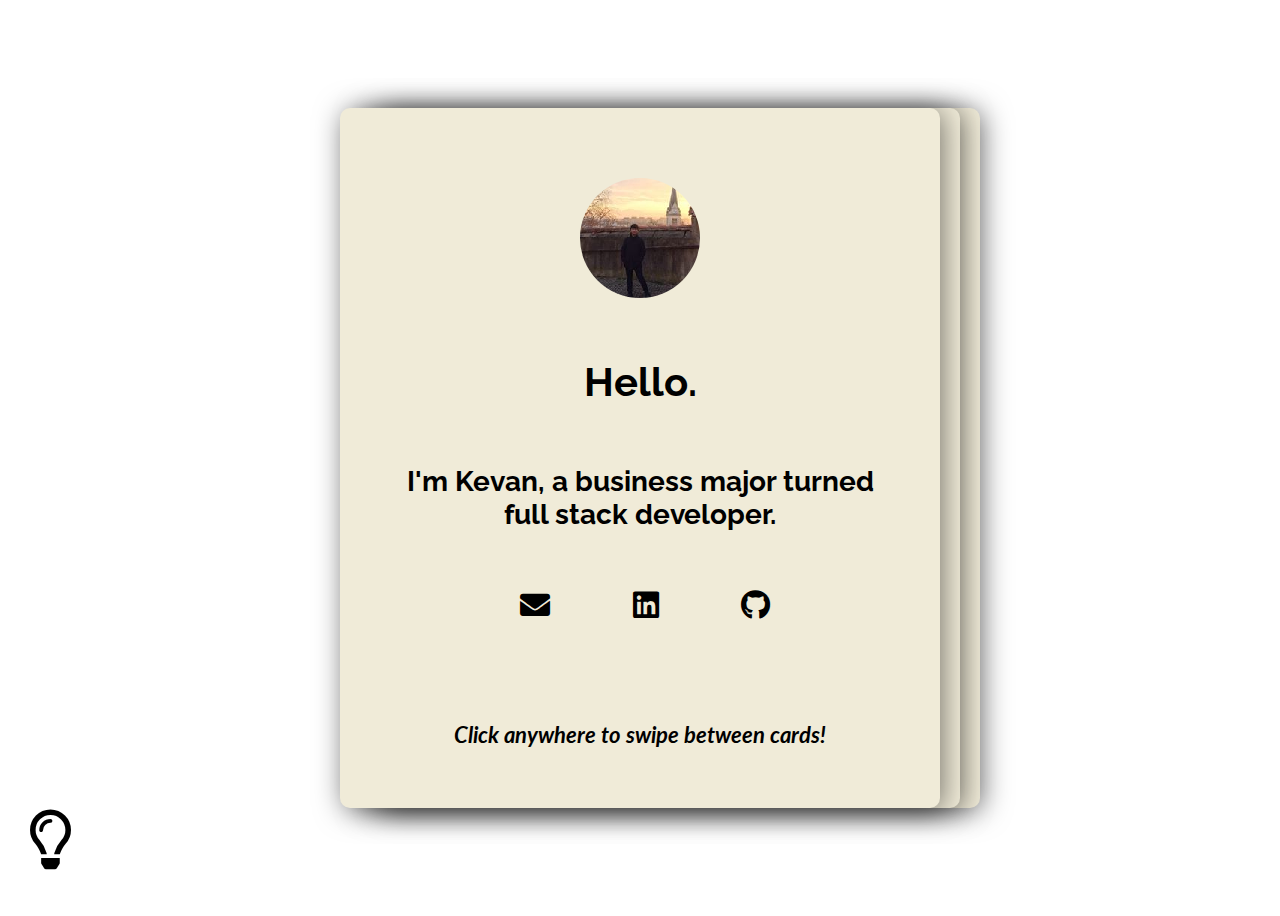
<file: index.html>
<html>
<head>
  <meta charset="UTF-8">
  <meta name="viewport" content="width=device-width"/>
  <title>Kevan's Page</title>
  <link rel="stylesheet" href="https://use.fontawesome.com/releases/v5.0.10/css/all.css">
  <link href="https://fonts.googleapis.com/css?family=Lato:400,700|Raleway:400,400i,700&display=swap" rel="stylesheet">
  <link rel="stylesheet" href="style.css">
</head>
<body>

  <div class="container">
    <div class="parent">

      <div class="child child-1 active">
        <img class='image-circle' src="./images/kevan.jpg">
        <div class="container-text">
          <div class="welcome-div">
            <h2 class='welcome'>Hello.</h2>
            <h3>I'm Kevan, a business major turned full stack developer.</h3>
            <div class='nav-bar'>
              <ul class='icons'>
                <li><a href="mailto:kevankohjinwen@gmail.com" class=""><i class="fas fa-envelope"></i></a></li>
                <li><a href="https://www.linkedin.com/in/kevankoh/" target="_blank"><i class="fab fa-linkedin"></i></a></li>
                <li><a href="https://github.com/grapes12" target="_blank"><i class="fab fa-github"></i></a></li>
              </ul>
            </div>
          </div>

          <h4 class='button-bottom'>Click anywhere to swipe between cards!</h4>
        </div>
      </div>

      <div class="child child-2">
        <h2 class='first-text '>About Me: </h2>
        <img src="./images/book.png" alt="" class="image-square">
        <div class="container-text container-second">
          <p>Majored in Business at National University of Singapore and worked as a supermarket branch manager for 2 years until I came across Le Wagon, a coding bootcamp. Dedicating myself to learning web development ever since.</p>
          <a href="http://www.lewagon.com" target='_blank'>About Le Wagon</a>
          <div class="skills">
            <h2>Skills</h2>
            <p>HTML5 | CSS3 | JavaScript | AJAX | NodeJS | Ruby | ReactJS | Ruby on Rails | SQL | ActiveRecord | Git </p>
          </div>
        </div>

      </div>

      <div class="child child-3">
        <h2 class='first-text '>Portfolio: </h2>
        <img src="./images/portfolio.png" alt="" class="image-square">
        <div class="container-third">
          <div class="projects">
            <img src="./images/whattoeat.jpg" alt="whattoeat">
            <p><em>Jan 2020</em></p>
            <p>ReactJS | NodeJS | HTML | CSS </p>
            <a href="http://grapes12.github.io/randomsgfood" target="_blank">What To Eat</a>
          </div>


          <div class="projects">
            <img src="./images/chatroom.png" alt="chatroom">
            <p><em>Le Wagon Project</em></p>
            <p>Bootstrap | HTML | CSS | JavaScript | AJAX </p>
            <a href="./images/chatroom.png" target='_blank'>Chat Room</a>
          </div>

          <div class="projects">
            <img src="./images/form.png" alt="form-validation">
            <p><em>Le Wagon Project</em></p>
            <p>Bootstrap | HTML | CSS | JavaScript</p>
            <a href="./images/form.png" target='_blank'>Validation Form</a>
          </div>

          <div class="projects">
            <img src="./images/sinatra_hackernews.png" alt="sinatra_hackernews">
            <p><em>Le Wagon Project</em></p>
            <p>Ruby | Sinatra | SQL | HTML | CSS </p>
            <a href="./images/sinatra_hackernews.png" target='_blank'>Hackernews Clone</a>
          </div>



        </div>
      </div>
    </div>
    <i class="far fa-lightbulb lightbulb-active "></i>
  </div>

  <script src="main.js"></script>
</body>
</html>
</file>
<file: style.css>
@import './css/cards.css';
@import './css/portfolio.css';
@import './css/nav-bar.css';


body {
  transition: 0.3s;
  background: url("https://images.pexels.com/photos/37728/pexels-photo-37728.jpeg?auto=compress&cs=tinysrgb&dpr=2&h=650&w=940");
  background-size: cover;
  font-family: 'Lato';

}

body.darken {
  transition: 0.3s;
  background: url("https://images.pexels.com/photos/355465/pexels-photo-355465.jpeg?auto=compress&cs=tinysrgb&dpr=2&h=650&w=940");
}

img {
  image-rendering: pixelated;
}

h1, h2, h3, h4, p, a {
  margin: 0;
}

h2, h3 {
  font-family: 'Raleway';
}

p {
  margin-top: 5px;
  font-size: 18px;
}

.container {
  display: flex;
  align-items: center;
  justify-content: center;
  width: 100%;
  height: 100vh;
}

.welcome {
  font-size: 40px;
  margin-top: 60px;
}

.welcome-div h3 {
  margin-top: 60px;
}

.parent {
  display: flex;
  justify-content: center;
}

.far.lightbulb-active {
  position: absolute;
  font-size: 60px;
  bottom: 30;
  left: 30;
  z-index: 10;
}

.far.lightbulb-active:hover {
  color: grey;
}


.dark {
  color: white;
}

.lightbulb-inactive {
  display: none;
}

@media (max-width: 1200px){
.welcome {
  font-size: 32px;
  margin-top: 30px;
}

.welcome-div h3 {
  margin-top: 30px
  }
}

@media (max-width: 768px){
  .far.lightbulb-active {
    bottom: 5;
    left: 5;
    font-size: 30px;
}

}

@media (max-width: 500px){
.welcome {
  font-size: 24px;
  margin-top: 50px;
}

.child-1 h3 {
    font-size: 20px;
  }

.button-bottom {
  font-size: 16px;
  margin-top: 10px;
}
}
</file>
